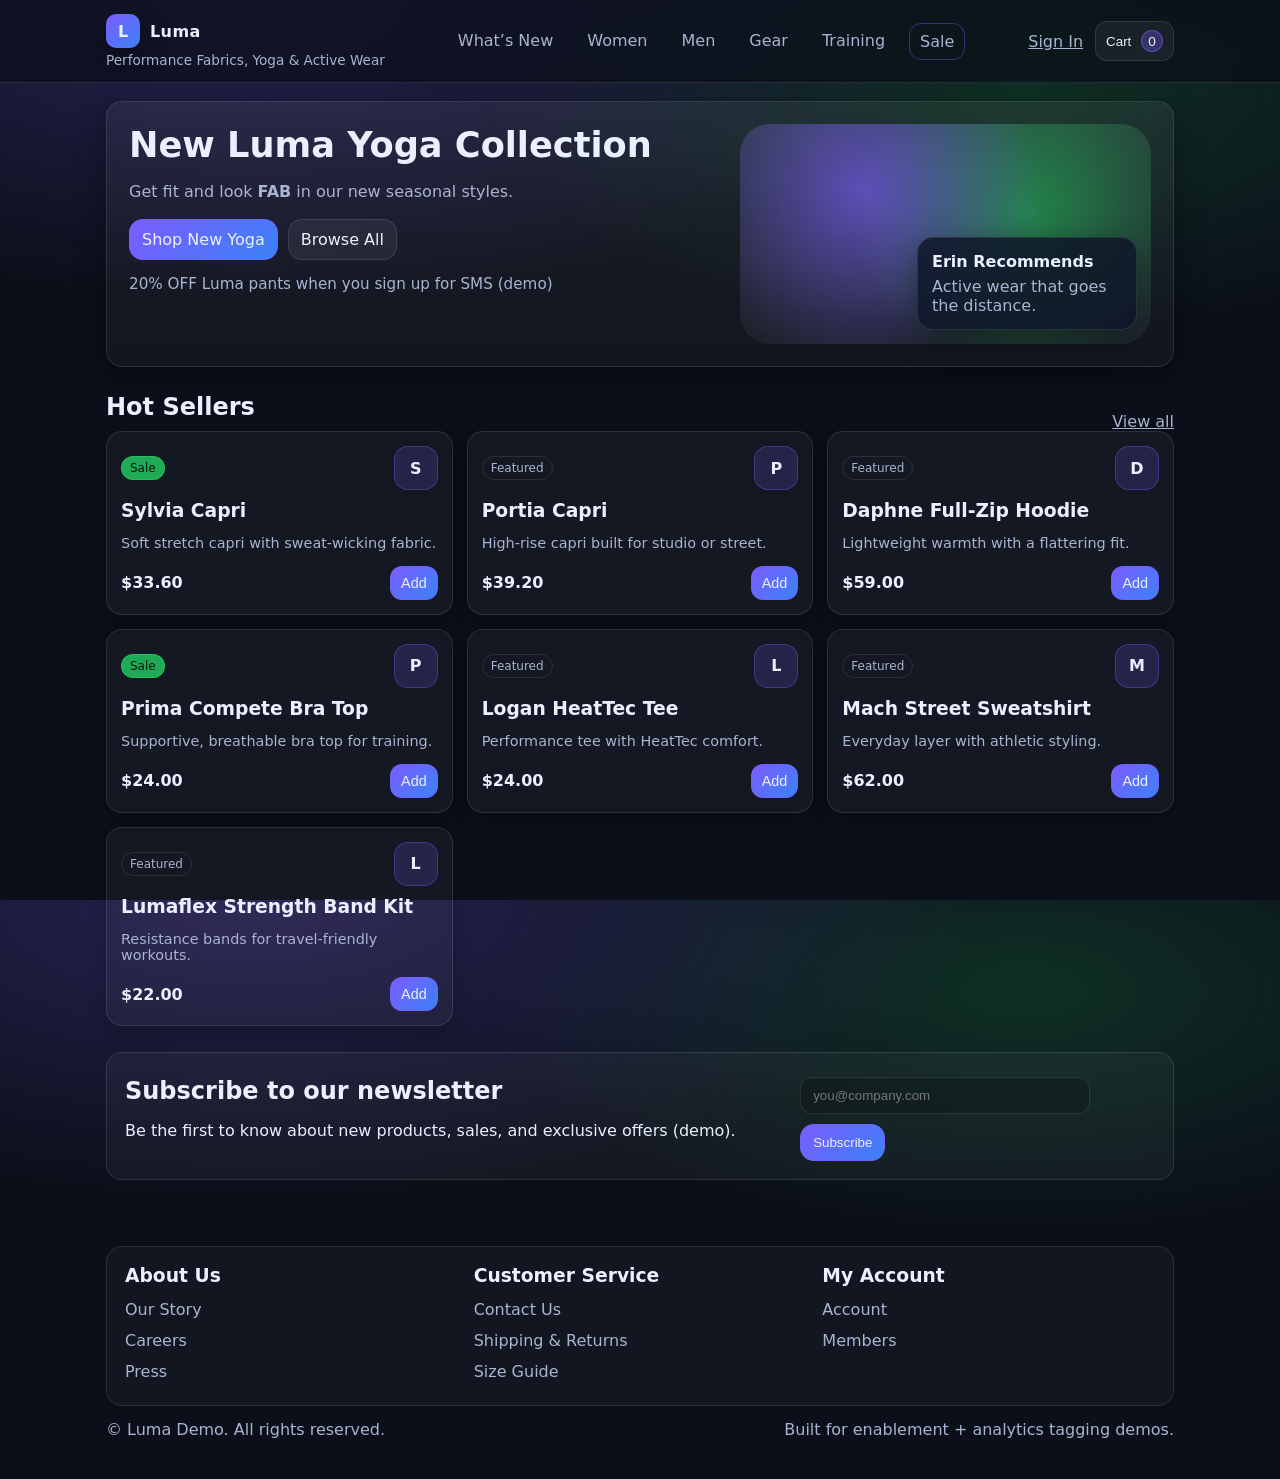
<file: index.html>
<!doctype html>
<html lang="en">
<head>
  <meta charset="utf-8" />
  <meta name="viewport" content="width=device-width, initial-scale=1" />
  <title>Luma-style Demo Store</title>
  <script>
  window.adobeDataLayer = window.adobeDataLayer || [];
  window.track = function(event, data) {
    window.adobeDataLayer.push({ event, ...data, ts: Date.now() });
  };
</script>

  <!-- Adobe Launch (Development) -->
<script src="https://assets.adobedtm.com/b571b7f9ddbe/4fd45f37e910/launch-d61d2b24378b-development.min.js" async></script>
  <link rel="stylesheet" href="./assets/styles.css" />
  <script defer src="./assets/data.js"></script>
  <script defer src="./assets/app.js"></script>
</head>
<body>
  <a class="skip-link" href="#main">Skip to content</a>

  <header class="header">
    <div class="topbar">
      <div class="brand">
        <a href="./index.html" class="logo" aria-label="Home">
          <span class="logo-mark">L</span><span class="logo-text">Luma</span>
        </a>
        <span class="tagline">Performance Fabrics, Yoga &amp; Active Wear</span>
      </div>

      <nav class="nav" aria-label="Primary">
        <a href="./products.html?cat=what%27s%20new">What’s New</a>
        <a href="./products.html?cat=women">Women</a>
        <a href="./products.html?cat=men">Men</a>
        <a href="./products.html?cat=gear">Gear</a>
        <a href="./products.html?cat=training">Training</a>
        <a href="./products.html?cat=sale" class="pill">Sale</a>
      </nav>

      <div class="actions">
        <a class="link" href="./signin.html">Sign In</a>
        <button class="cart-btn" type="button" data-open-cart>
          Cart <span class="cart-count" data-cart-count>0</span>
        </button>
      </div>
    </div>
  </header>

  <main id="main" class="main">
    <section class="hero">
      <div class="hero-content">
        <h1>New Luma Yoga Collection</h1>
        <p>Get fit and look <strong>FAB</strong> in our new seasonal styles.</p>
        <div class="hero-cta">
          <a class="btn primary" href="./products.html?cat=what%27s%20new">Shop New Yoga</a>
          <a class="btn" href="./products.html">Browse All</a>
        </div>
        <p class="hero-note">
          20% OFF Luma pants when you sign up for SMS (demo)
        </p>
      </div>
      <div id="hero-art" data-decision-scope="hp.hero.art" class="hero-art" aria-hidden="true">
        <div class="blob"></div>
        <div class="card-sample">
          <div class="card-sample-title">Erin Recommends</div>
          <div class="card-sample-body">Active wear that goes the distance.</div>
        </div>
      </div>
    </section>

    <section class="section">
      <div class="section-head">
        <h2>Hot Sellers</h2>
        <a class="link" href="./products.html">View all</a>
      </div>
      <!-- AJO Edge Decisioning Slot -->
<div id="index-top-seller" class="product-badge" hidden>
</div>
      <div class="grid" data-featured-grid></div>
    </section>

    <section class="section newsletter">
      <div>
        <h2>Subscribe to our newsletter</h2>
        <p>Be the first to know about new products, sales, and exclusive offers (demo).</p>
      </div>
      <form class="form-inline" data-newsletter>
        <label class="sr-only" for="email">Email</label>
        <input id="email" name="email" type="email" placeholder="you@company.com" required />
        <button class="btn primary" type="submit">Subscribe</button>
      </form>
      <p class="form-msg" data-newsletter-msg role="status" aria-live="polite"></p>
    </section>
  </main>

  <footer class="footer">
    <div class="footer-cols">
      <div>
        <h3>About Us</h3>
        <a href="#">Our Story</a>
        <a href="#">Careers</a>
        <a href="#">Press</a>
      </div>
      <div>
        <h3>Customer Service</h3>
        <a href="#">Contact Us</a>
        <a href="#">Shipping &amp; Returns</a>
        <a href="#">Size Guide</a>
      </div>
      <div>
        <h3>My Account</h3>
        <a href="./signin.html">Account</a>
        <a href="./members.html">Members</a>
      </div>
    </div>
    <div class="footer-bottom">
      <span>© <span data-year></span> Luma Demo. All rights reserved.</span>
      <span class="muted">Built for enablement + analytics tagging demos.</span>
    </div>
  </footer>

  <!-- Cart Drawer -->
  <aside class="drawer" data-cart-drawer aria-label="Shopping cart" aria-hidden="true">
    <div class="drawer-panel">
      <div class="drawer-head">
        <h2>My cart</h2>
        <button class="icon-btn" type="button" data-close-cart aria-label="Close cart">✕</button>
      </div>
      <div class="drawer-body" data-cart-items></div>
      <div class="drawer-foot">
        <div class="row">
          <span>Subtotal</span>
          <strong data-cart-subtotal>$0.00</strong>
        </div>
        <button class="btn primary full" type="button" data-checkout>Checkout (demo)</button>
        <button class="btn full" type="button" data-clear-cart>Clear cart</button>
        <p class="muted small">Demo only — no payments processed.</p>
      </div>
    </div>
    <div class="drawer-backdrop" data-close-cart tabindex="-1" aria-hidden="true"></div>
  </aside>

  <!-- Quick View Modal -->
  <div class="modal" data-modal aria-hidden="true">
    <div class="modal-panel" role="dialog" aria-modal="true" aria-label="Product details">
      <button class="icon-btn modal-close" type="button" data-modal-close aria-label="Close">✕</button>
      <div class="modal-content" data-modal-content></div>
    </div>
    <div class="modal-backdrop" data-modal-close tabindex="-1" aria-hidden="true"></div>
  </div>
</body>
</html>
</file>
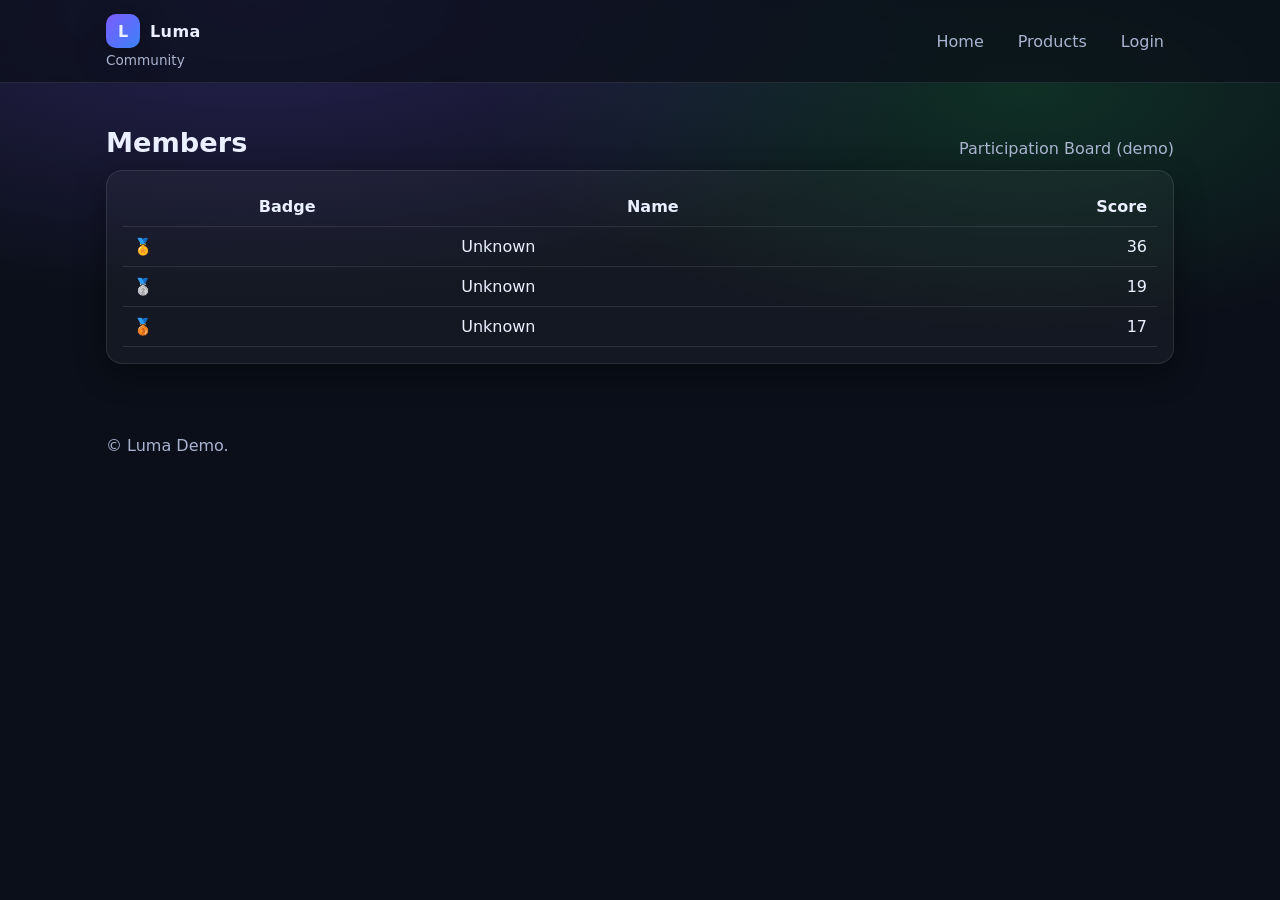
<file: members.html>
<!doctype html>
<html lang="en">
<head>
  <meta charset="utf-8" />
  <meta name="viewport" content="width=device-width, initial-scale=1" />
  <title>Members • Luma-style Demo</title>
    <script>
  window.adobeDataLayer = window.adobeDataLayer || [];
  window.track = function(event, data) {
    window.adobeDataLayer.push({ event, ...data, ts: Date.now() });
  };
</script>
  <!-- Adobe Launch (Development) -->
<script src="https://assets.adobedtm.com/b571b7f9ddbe/4fd45f37e910/launch-d61d2b24378b-development.min.js" async></script>
  <link rel="stylesheet" href="./assets/styles.css" />
  <script defer src="./assets/app.js"></script>
</head>
<body>
  <header class="header">
    <div class="topbar">
      <div class="brand">
        <a href="./index.html" class="logo"><span class="logo-mark">L</span><span class="logo-text">Luma</span></a>
        <span class="tagline">Community</span>
      </div>
      <nav class="nav">
        <a href="./index.html">Home</a>
        <a href="./products.html">Products</a>
        <a href="./signin.html">Login</a>
      </nav>
    </div>
  </header>

  <main class="main">
    <section class="section">
      <div class="section-head">
        <h1 class="h2">Members</h1>
        <span class="muted">Participation Board (demo)</span>
      </div>

      <div class="card">
        <table class="table">
          <thead>
            <tr><th>Badge</th><th>Name</th><th class="right">Score</th></tr>
          </thead>
          <tbody id="members-body">
            <tr><td>🏅</td><td>Unknown</td><td class="right">36</td></tr>
            <tr><td>🥈</td><td>Unknown</td><td class="right">19</td></tr>
            <tr><td>🥉</td><td>Unknown</td><td class="right">17</td></tr>
          </tbody>
        </table>
      </div>
    </section>
  </main>

  <footer class="footer compact">
    <div class="footer-bottom">
      <span>© <span data-year></span> Luma Demo.</span>
    </div>
  </footer>
</body>
</html>
</file>
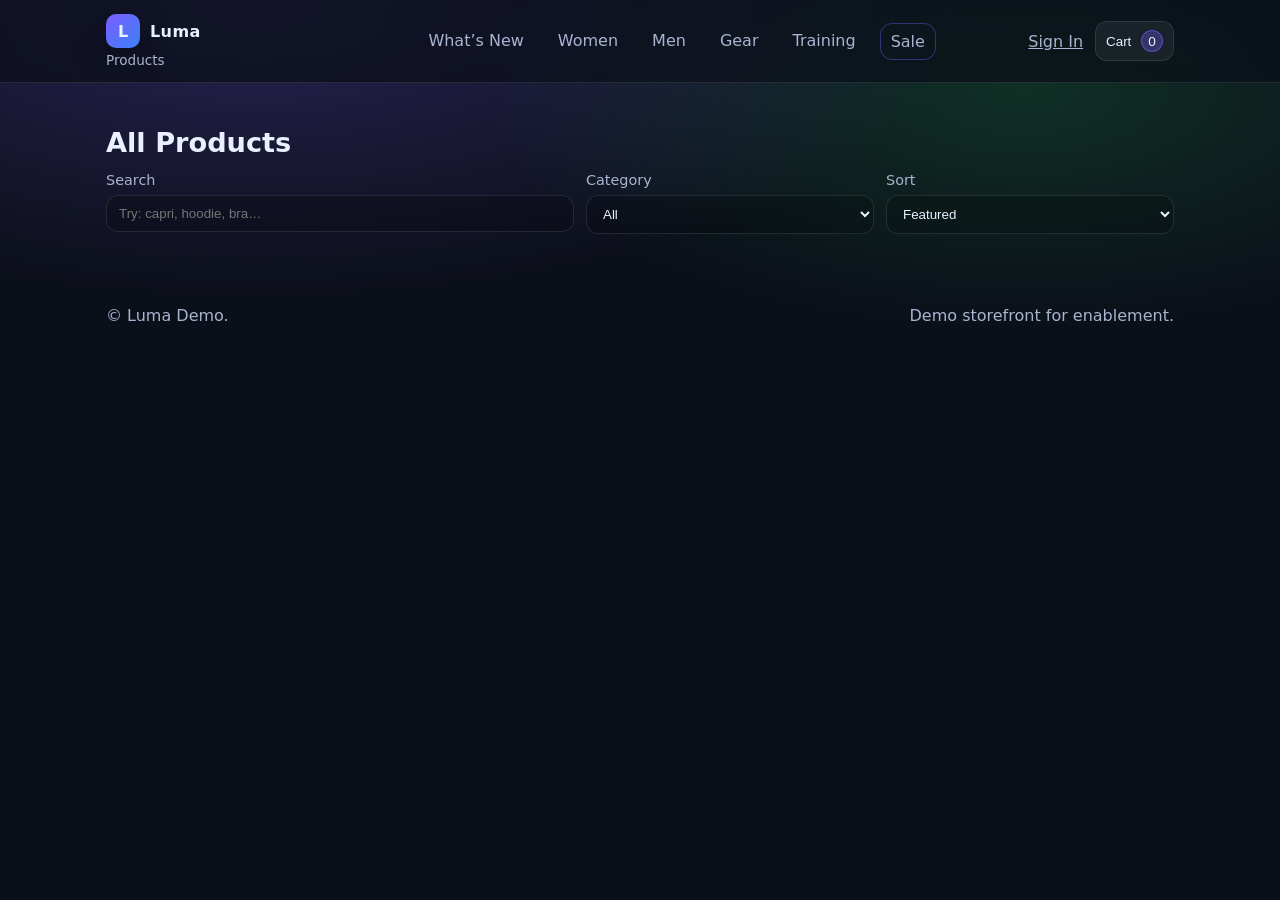
<file: products.html>
<!doctype html>
<html lang="en">
<head>
  <meta charset="utf-8" />
  <meta name="viewport" content="width=device-width, initial-scale=1" />
  <title>Products • Luma-style Demo</title>
    <script>
  window.adobeDataLayer = window.adobeDataLayer || [];
  window.track = function(event, data) {
    window.adobeDataLayer.push({ event, ...data, ts: Date.now() });
  };
</script>
  <!-- Adobe Launch (Development) -->
<script src="https://assets.adobedtm.com/b571b7f9ddbe/4fd45f37e910/launch-d61d2b24378b-development.min.js" async></script>
  <link rel="stylesheet" href="./assets/styles.css" />
  <script defer src="./assets/data.js"></script>
  <script defer src="./assets/app.js"></script>
</head>
<body>
  <header class="header">
    <div class="topbar">
      <div class="brand">
        <a href="./index.html" class="logo" aria-label="Home">
          <span class="logo-mark">L</span><span class="logo-text">Luma</span>
        </a>
        <span class="tagline">Products</span>
      </div>

      <nav class="nav" aria-label="Primary">
        <a href="./products.html?cat=what%27s%20new">What’s New</a>
        <a href="./products.html?cat=women">Women</a>
        <a href="./products.html?cat=men">Men</a>
        <a href="./products.html?cat=gear">Gear</a>
        <a href="./products.html?cat=training">Training</a>
        <a href="./products.html?cat=sale" class="pill">Sale</a>
      </nav>

      <div class="actions">
        <a class="link" href="./signin.html">Sign In</a>
        <button class="cart-btn" type="button" data-open-cart>
          Cart <span class="cart-count" data-cart-count>0</span>
        </button>
      </div>
    </div>
  </header>

  <main class="main">
    <section class="section">
      <div class="section-head">
        <h1 class="h2" data-products-title>All Products</h1>
      </div>

      <div class="filters">
        <label>
          <span class="muted small">Search</span>
          <input type="search" placeholder="Try: capri, hoodie, bra…" data-search />
        </label>
        <label>
          <span class="muted small">Category</span>
          <select data-category>
            <option value="">All</option>
            <option value="what's new">What's New</option>
            <option value="women">Women</option>
            <option value="men">Men</option>
            <option value="gear">Gear</option>
            <option value="training">Training</option>
            <option value="sale">Sale</option>
          </select>
        </label>
        <label>
          <span class="muted small">Sort</span>
          <select data-sort>
            <option value="featured">Featured</option>
            <option value="price-asc">Price: Low → High</option>
            <option value="price-desc">Price: High → Low</option>
            <option value="name-asc">Name: A → Z</option>
          </select>
        </label>
      </div>

      <div class="grid" data-products-grid></div>
    </section>
  </main>

  <footer class="footer compact">
    <div class="footer-bottom">
      <span>© <span data-year></span> Luma Demo.</span>
      <span class="muted">Demo storefront for enablement.</span>
    </div>
  </footer>

  <!-- Cart Drawer + Modal reused -->
  <aside class="drawer" data-cart-drawer aria-label="Shopping cart" aria-hidden="true">
    <div class="drawer-panel">
      <div class="drawer-head">
        <h2>My cart</h2>
        <button class="icon-btn" type="button" data-close-cart aria-label="Close cart">✕</button>
      </div>
      <div class="drawer-body" data-cart-items></div>
      <div class="drawer-foot">
        <div class="row">
          <span>Subtotal</span>
          <strong data-cart-subtotal>$0.00</strong>
        </div>
        <button class="btn primary full" type="button" data-checkout>Checkout (demo)</button>
        <button class="btn full" type="button" data-clear-cart>Clear cart</button>
      </div>
    </div>
    <div class="drawer-backdrop" data-close-cart tabindex="-1" aria-hidden="true"></div>
  </aside>

  <div class="modal" data-modal aria-hidden="true">
    <div class="modal-panel" role="dialog" aria-modal="true" aria-label="Product details">
      <button class="icon-btn modal-close" type="button" data-modal-close aria-label="Close">✕</button>
      <div class="modal-content" data-modal-content></div>
    </div>
    <div class="modal-backdrop" data-modal-close tabindex="-1" aria-hidden="true"></div>
  </div>
</body>
</html>
</file>
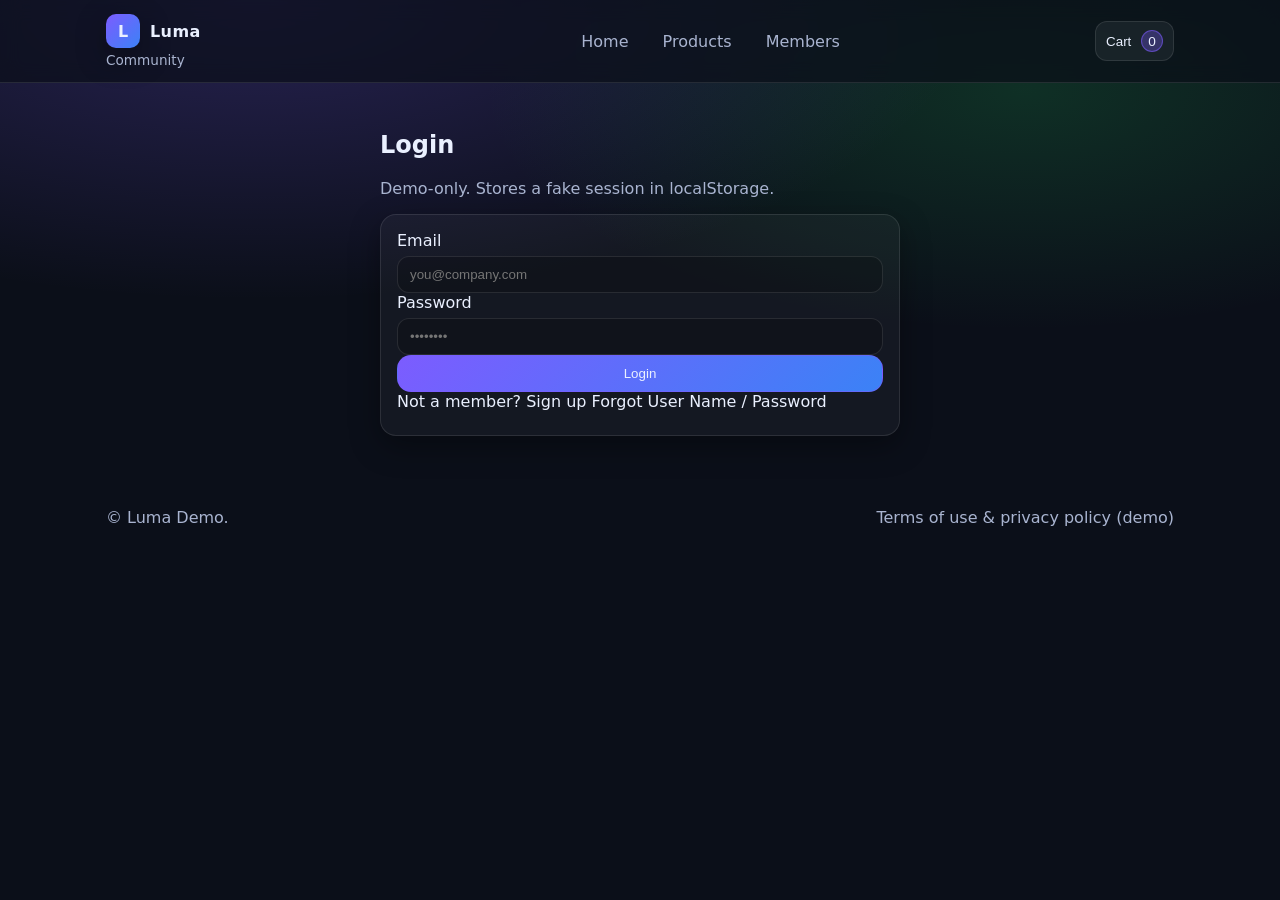
<file: signin.html>
<!doctype html>
<html lang="en">
<head>
  <meta charset="utf-8" />
  <meta name="viewport" content="width=device-width, initial-scale=1" />
  <title>Sign In • Luma-style Demo</title>
    <script>
  window.adobeDataLayer = window.adobeDataLayer || [];
  window.track = function(event, data) {
    window.adobeDataLayer.push({ event, ...data, ts: Date.now() });
  };
</script>
  <!-- Adobe Launch (Development) -->
<script src="https://assets.adobedtm.com/b571b7f9ddbe/4fd45f37e910/launch-d61d2b24378b-development.min.js" async></script>
  <link rel="stylesheet" href="./assets/styles.css" />
  <script defer src="./assets/data.js"></script>
  <script defer src="./assets/app.js"></script>
</head>
<body>
  <header class="header">
    <div class="topbar">
      <div class="brand">
        <a href="./index.html" class="logo"><span class="logo-mark">L</span><span class="logo-text">Luma</span></a>
        <span class="tagline">Community</span>
      </div>
      <nav class="nav">
        <a href="./index.html">Home</a>
        <a href="./products.html">Products</a>
        <a href="./members.html">Members</a>
      </nav>
      <div class="actions">
        <button class="cart-btn" type="button" data-open-cart>
          Cart <span class="cart-count" data-cart-count>0</span>
        </button>
      </div>
    </div>
  </header>

  <main class="main">
    <section class="auth">
      <h1>Login</h1>
      <p class="muted">Demo-only. Stores a fake session in localStorage.</p>

      <form class="card" data-auth="signin">
        <label>Email
          <input type="email" name="email" required placeholder="you@company.com" />
        </label>
        <label>Password
          <input type="password" name="password" required placeholder="••••••••" />
        </label>

        <button class="btn primary full" type="submit">Login</button>
        <div class="auth-links">
          <a href="./signup.html">Not a member? Sign up</a>
          <a href="#" data-forgot>Forgot User Name / Password</a>
        </div>

        <p class="form-msg" data-auth-msg role="status" aria-live="polite"></p>
      </form>
    </section>
  </main>

  <footer class="footer compact">
    <div class="footer-bottom">
      <span>© <span data-year></span> Luma Demo.</span>
      <span class="muted">Terms of use &amp; privacy policy (demo)</span>
    </div>
  </footer>

  <aside class="drawer" data-cart-drawer aria-label="Shopping cart" aria-hidden="true">
    <div class="drawer-panel">
      <div class="drawer-head">
        <h2>My cart</h2>
        <button class="icon-btn" type="button" data-close-cart aria-label="Close cart">✕</button>
      </div>
      <div class="drawer-body" data-cart-items></div>
      <div class="drawer-foot">
        <div class="row"><span>Subtotal</span><strong data-cart-subtotal>$0.00</strong></div>
        <button class="btn primary full" type="button" data-checkout>Checkout (demo)</button>
        <button class="btn full" type="button" data-clear-cart>Clear cart</button>
      </div>
    </div>
    <div class="drawer-backdrop" data-close-cart tabindex="-1" aria-hidden="true"></div>
  </aside>
</body>
</html>
</file>
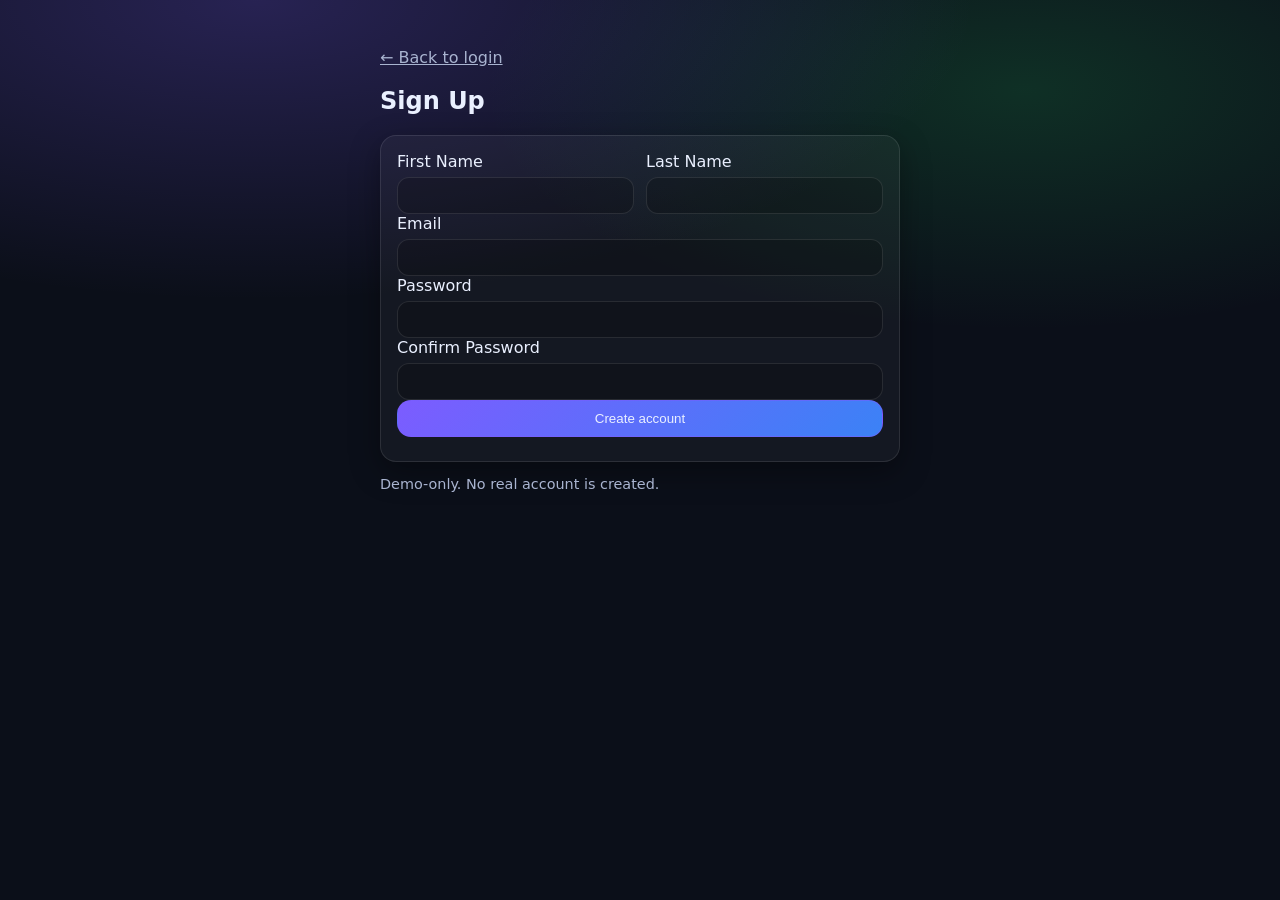
<file: signup.html>
<!doctype html>
<html lang="en">
<head>
  <meta charset="utf-8" />
  <meta name="viewport" content="width=device-width, initial-scale=1" />
  <title>Sign Up • Luma-style Demo</title>
    <script>
  window.adobeDataLayer = window.adobeDataLayer || [];
  window.track = function(event, data) {
    window.adobeDataLayer.push({ event, ...data, ts: Date.now() });
  };
</script>
  <!-- Adobe Launch (Development) -->
<script src="https://assets.adobedtm.com/b571b7f9ddbe/4fd45f37e910/launch-d61d2b24378b-development.min.js" async></script>
  <link rel="stylesheet" href="./assets/styles.css" />
  <script defer src="./assets/app.js"></script>
</head>
<body>
  <main class="main">
    <section class="auth">
      <a class="link" href="./signin.html">← Back to login</a>
      <h1>Sign Up</h1>
      <form class="card" data-auth="signup">
        <div class="two-col">
          <label>First Name
            <input name="firstName" required />
          </label>
          <label>Last Name
            <input name="lastName" required />
          </label>
        </div>
        <label>Email
          <input type="email" name="email" required />
        </label>
        <label>Password
          <input type="password" name="password" required minlength="6" />
        </label>
        <label>Confirm Password
          <input type="password" name="confirmPassword" required minlength="6" />
        </label>

        <button class="btn primary full" type="submit">Create account</button>
        <p class="form-msg" data-auth-msg role="status" aria-live="polite"></p>
      </form>
      <p class="muted small">Demo-only. No real account is created.</p>
    </section>
  </main>
</body>
</html>
</file>
<file: assets/styles.css>
:root{
  --bg:#0b0f19;
  --panel:#0f1629;
  --card:#121b33;
  --text:#eaf0ff;
  --muted:#a9b4d0;
  --brand:#7c5cff;
  --brand2:#22c55e;
  --danger:#ef4444;
  --border:rgba(255,255,255,.10);
  --shadow: 0 10px 30px rgba(0,0,0,.35);
  --radius:16px;
}

*{box-sizing:border-box}
html,body{height:100%}
body{
  margin:0;
  font-family: ui-sans-serif, system-ui, -apple-system, Segoe UI, Roboto, Arial, "Apple Color Emoji","Segoe UI Emoji";
  background: radial-gradient(1200px 500px at 20% 0%, rgba(124,92,255,.25), transparent 60%),
              radial-gradient(900px 400px at 80% 10%, rgba(34,197,94,.18), transparent 60%),
              var(--bg);
  color:var(--text);
}

a{color:inherit; text-decoration:none}
a.link{color:var(--muted); text-decoration:underline}
a.link:hover{color:var(--text)}
.muted{color:var(--muted)}
.small{font-size:.9rem}
.right{text-align:right}
.h2{font-size:1.7rem;margin:0}

.skip-link{
  position:absolute; left:-999px; top:0;
}
.skip-link:focus{left:12px; top:12px; background:#fff; color:#000; padding:8px 10px; border-radius:10px}

.header{
  position:sticky; top:0; z-index:20;
  background: rgba(11,15,25,.70);
  backdrop-filter: blur(10px);
  border-bottom:1px solid var(--border);
}

.topbar{
  max-width:1100px; margin:0 auto;
  padding:14px 16px;
  display:flex; gap:16px; align-items:center; justify-content:space-between;
}

.brand{display:flex; flex-direction:column; gap:4px; min-width:220px}
.logo{display:inline-flex; align-items:center; gap:10px; font-weight:700}
.logo-mark{
  width:34px; height:34px; display:grid; place-items:center;
  border-radius:10px; background: linear-gradient(135deg, var(--brand), #3b82f6);
  box-shadow: var(--shadow);
}
.logo-text{letter-spacing:.4px}
.tagline{color:var(--muted); font-size:.85rem}

.nav{display:flex; gap:14px; flex-wrap:wrap; justify-content:center}
.nav a{
  color:var(--muted);
  padding:8px 10px; border-radius:12px;
}
.nav a:hover{color:var(--text); background:rgba(255,255,255,.06)}
.pill{border:1px solid rgba(124,92,255,.4); color:var(--text)}

.actions{display:flex; align-items:center; gap:12px}
.cart-btn{
  border:1px solid var(--border);
  background:rgba(255,255,255,.06);
  color:var(--text);
  padding:8px 10px;
  border-radius:12px;
  cursor:pointer;
}
.cart-count{
  margin-left:6px;
  display:inline-grid; place-items:center;
  min-width:22px; height:22px;
  border-radius:999px;
  background:rgba(124,92,255,.30);
  border:1px solid rgba(124,92,255,.55);
  font-size:.85rem;
}

.main{max-width:1100px; margin:0 auto; padding:18px 16px 40px}
.section{margin-top:26px}
.section-head{display:flex; align-items:end; justify-content:space-between; gap:12px}
.section h2{margin:0 0 10px}

.hero{
  display:grid; grid-template-columns: 1.3fr .9fr;
  gap:18px;
  padding:22px;
  border:1px solid var(--border);
  border-radius: var(--radius);
  background: linear-gradient(180deg, rgba(255,255,255,.06), rgba(255,255,255,.03));
  box-shadow: var(--shadow);
}
.hero h1{margin:0; font-size:2.2rem}
.hero p{color:var(--muted); line-height:1.4}
.hero-cta{display:flex; gap:10px; margin-top:12px; flex-wrap:wrap}
.hero-note{margin-top:14px; font-size:.95rem}
.hero-art{position:relative; min-height:220px}
.blob{
  position:absolute; inset:0;
  border-radius: 30px;
  background: radial-gradient(circle at 30% 30%, rgba(124,92,255,.65), transparent 55%),
              radial-gradient(circle at 70% 40%, rgba(34,197,94,.55), transparent 55%),
              rgba(255,255,255,.05);
  filter: blur(0px);
}
.card-sample{
  position:absolute; right:14px; bottom:14px;
  width:220px;
  padding:14px;
  border-radius: 16px;
  background: rgba(15,22,41,.85);
  border:1px solid var(--border);
  box-shadow: var(--shadow);
}
.card-sample-title{font-weight:700}
.card-sample-body{color:var(--muted); margin-top:6px}

.grid{
  display:grid;
  grid-template-columns: repeat(3, 1fr);
  gap:14px;
}
.product{
  border:1px solid var(--border);
  background: rgba(255,255,255,.04);
  border-radius: 16px;
  padding:14px;
  box-shadow: 0 8px 18px rgba(0,0,0,.2);
}
.product-top{display:flex; justify-content:space-between; align-items:center}
.product-img{
  width:44px; height:44px; border-radius:14px;
  display:grid; place-items:center;
  background: rgba(124,92,255,.18);
  border:1px solid rgba(124,92,255,.35);
  font-weight:800;
}
.product-name{margin:10px 0 6px}
.product-row{display:flex; align-items:center; justify-content:space-between; gap:10px; margin-top:10px}
.product-actions{display:flex; gap:8px}

.badge{
  font-size:.75rem;
  padding:4px 8px;
  border-radius:999px;
  border:1px solid var(--border);
  color:var(--muted);
}
.badge.sale{
  color:#07140a;
  background: rgba(34,197,94,.85);
  border-color: rgba(34,197,94,.9);
}

.btn{
  border:1px solid var(--border);
  background: rgba(255,255,255,.06);
  color:var(--text);
  padding:10px 12px;
  border-radius: 14px;
  cursor:pointer;
}
.btn:hover{background:rgba(255,255,255,.10)}
.btn.primary{
  background: linear-gradient(135deg, var(--brand), #3b82f6);
  border-color: rgba(124,92,255,.55);
}
.btn.primary:hover{filter:brightness(1.05)}
.btn.sm{padding:8px 10px; border-radius:12px; font-size:.9rem}
.btn.full{width:100%}

.filters{
  margin-top:12px;
  display:grid;
  grid-template-columns: 1.3fr .8fr .8fr;
  gap:12px;
}
input, select{
  width:100%;
  margin-top:6px;
  padding:10px 12px;
  border-radius: 12px;
  border:1px solid var(--border);
  background: rgba(0,0,0,.20);
  color:var(--text);
}

.newsletter{
  display:flex; align-items:center; justify-content:space-between; gap:14px;
  padding:18px;
  border:1px solid var(--border);
  border-radius: var(--radius);
  background: rgba(255,255,255,.04);
}
.form-inline{display:flex; gap:10px; align-items:center; flex-wrap:wrap}
.form-msg{margin:8px 0 0; color:var(--brand2)}

.footer{
  max-width:1100px; margin:0 auto;
  padding:26px 16px 40px;
  color:var(--muted);
}
.footer.compact{padding-top:18px}
.footer-cols{
  display:grid; grid-template-columns: repeat(3, 1fr);
  gap:16px;
  padding:18px;
  border:1px solid var(--border);
  border-radius: var(--radius);
  background: rgba(255,255,255,.03);
}
.footer h3{margin:0 0 8px; color:var(--text)}
.footer a{display:block; padding:6px 0; color:var(--muted)}
.footer a:hover{color:var(--text)}
.footer-bottom{
  display:flex; justify-content:space-between; gap:12px; flex-wrap:wrap;
  margin-top:14px;
}

.drawer{
  position:fixed; inset:0; display:none;
}
.drawer.open{display:block}
.drawer-panel{
  position:absolute; right:0; top:0; height:100%;
  width:min(420px, 92vw);
  background: rgba(15,22,41,.98);
  border-left:1px solid var(--border);
  box-shadow: var(--shadow);
  display:flex; flex-direction:column;
}
.drawer-backdrop{
  position:absolute; inset:0; background: rgba(0,0,0,.45);
}
.drawer-head, .drawer-foot{padding:14px; border-bottom:1px solid var(--border)}
.drawer-foot{border-top:1px solid var(--border); border-bottom:none; margin-top:auto}
.drawer-body{padding:14px; overflow:auto}
.icon-btn{
  border:1px solid var(--border);
  background: rgba(255,255,255,.06);
  color:var(--text);
  border-radius: 12px;
  padding:8px 10px;
  cursor:pointer;
}
.cart-item{
  display:flex; justify-content:space-between; gap:12px;
  padding:12px;
  border:1px solid var(--border);
  border-radius: 14px;
  background: rgba(255,255,255,.03);
  margin-bottom:10px;
}
.cart-name{font-weight:700}
.cart-controls{display:flex; flex-direction:column; gap:8px; align-items:flex-end}
.link.danger{color: var(--danger); text-decoration:underline; border:none; background:none; padding:0; cursor:pointer}

.row{display:flex; align-items:center; justify-content:space-between}
.gap{gap:10px}
.sr-only{position:absolute; left:-9999px}

.modal{position:fixed; inset:0; display:none}
.modal.open{display:block}
.modal-backdrop{position:absolute; inset:0; background: rgba(0,0,0,.55)}
.modal-panel{
  position:absolute; left:50%; top:50%;
  transform: translate(-50%,-50%);
  width:min(560px, 92vw);
  background: rgba(15,22,41,.98);
  border:1px solid var(--border);
  border-radius: var(--radius);
  box-shadow: var(--shadow);
  padding:18px;
}
.modal-close{position:absolute; right:14px; top:14px}

.auth{
  max-width:520px; margin:30px auto 0;
}
.card{
  margin-top:12px;
  padding:16px;
  border-radius: var(--radius);
  border:1px solid var(--border);
  background: rgba(255,255,255,.04);
  box-shadow: var(--shadow);
}
.two-col{display:grid; grid-template-columns:1fr 1fr; gap:12px}
.table{width:100%; border-collapse:collapse}
.table th,.table td{padding:10px; border-bottom:1px solid var(--border)}
@media (max-width: 920px){
  .hero{grid-template-columns: 1fr}
  .grid{grid-template-columns: repeat(2,1fr)}
  .filters{grid-template-columns: 1fr}
  .footer-cols{grid-template-columns:1fr}
}
@media (max-width: 520px){
  .grid{grid-template-columns: 1fr}
  .brand{min-width:auto}
}
</file>
